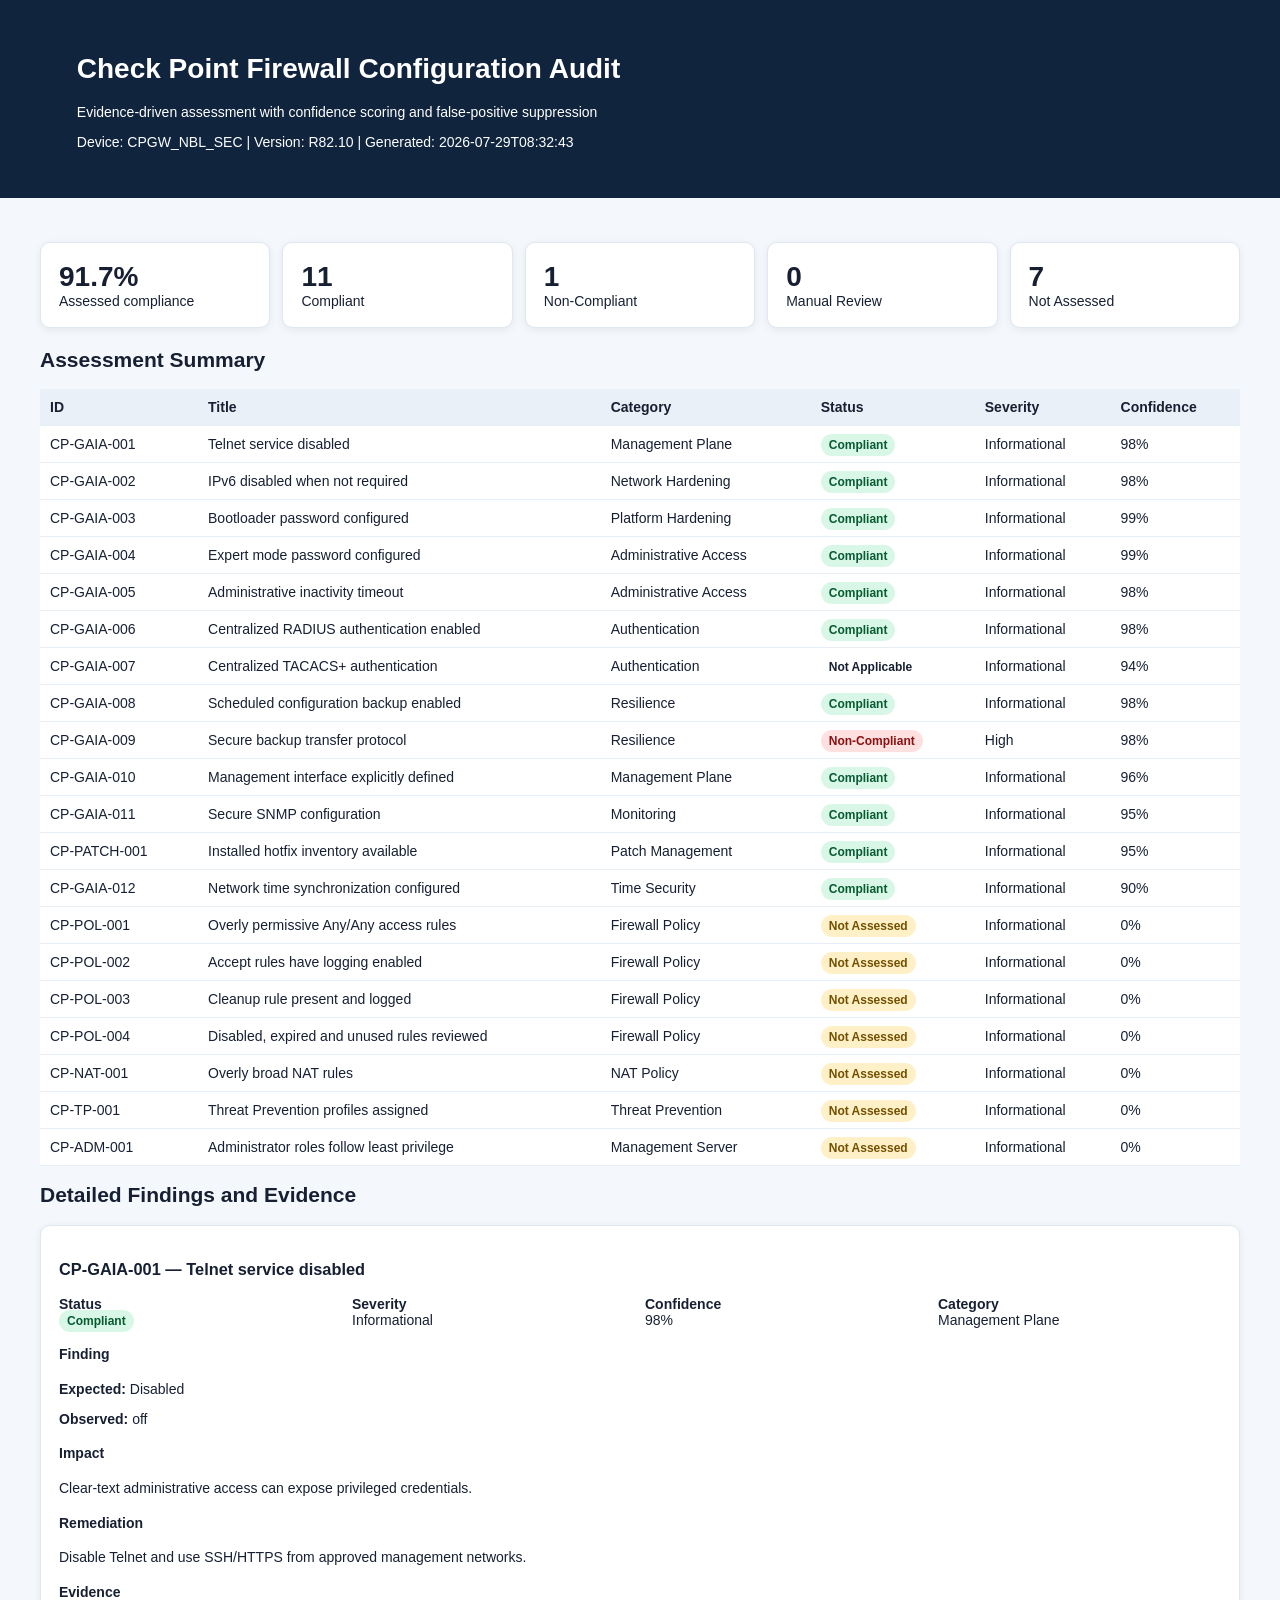
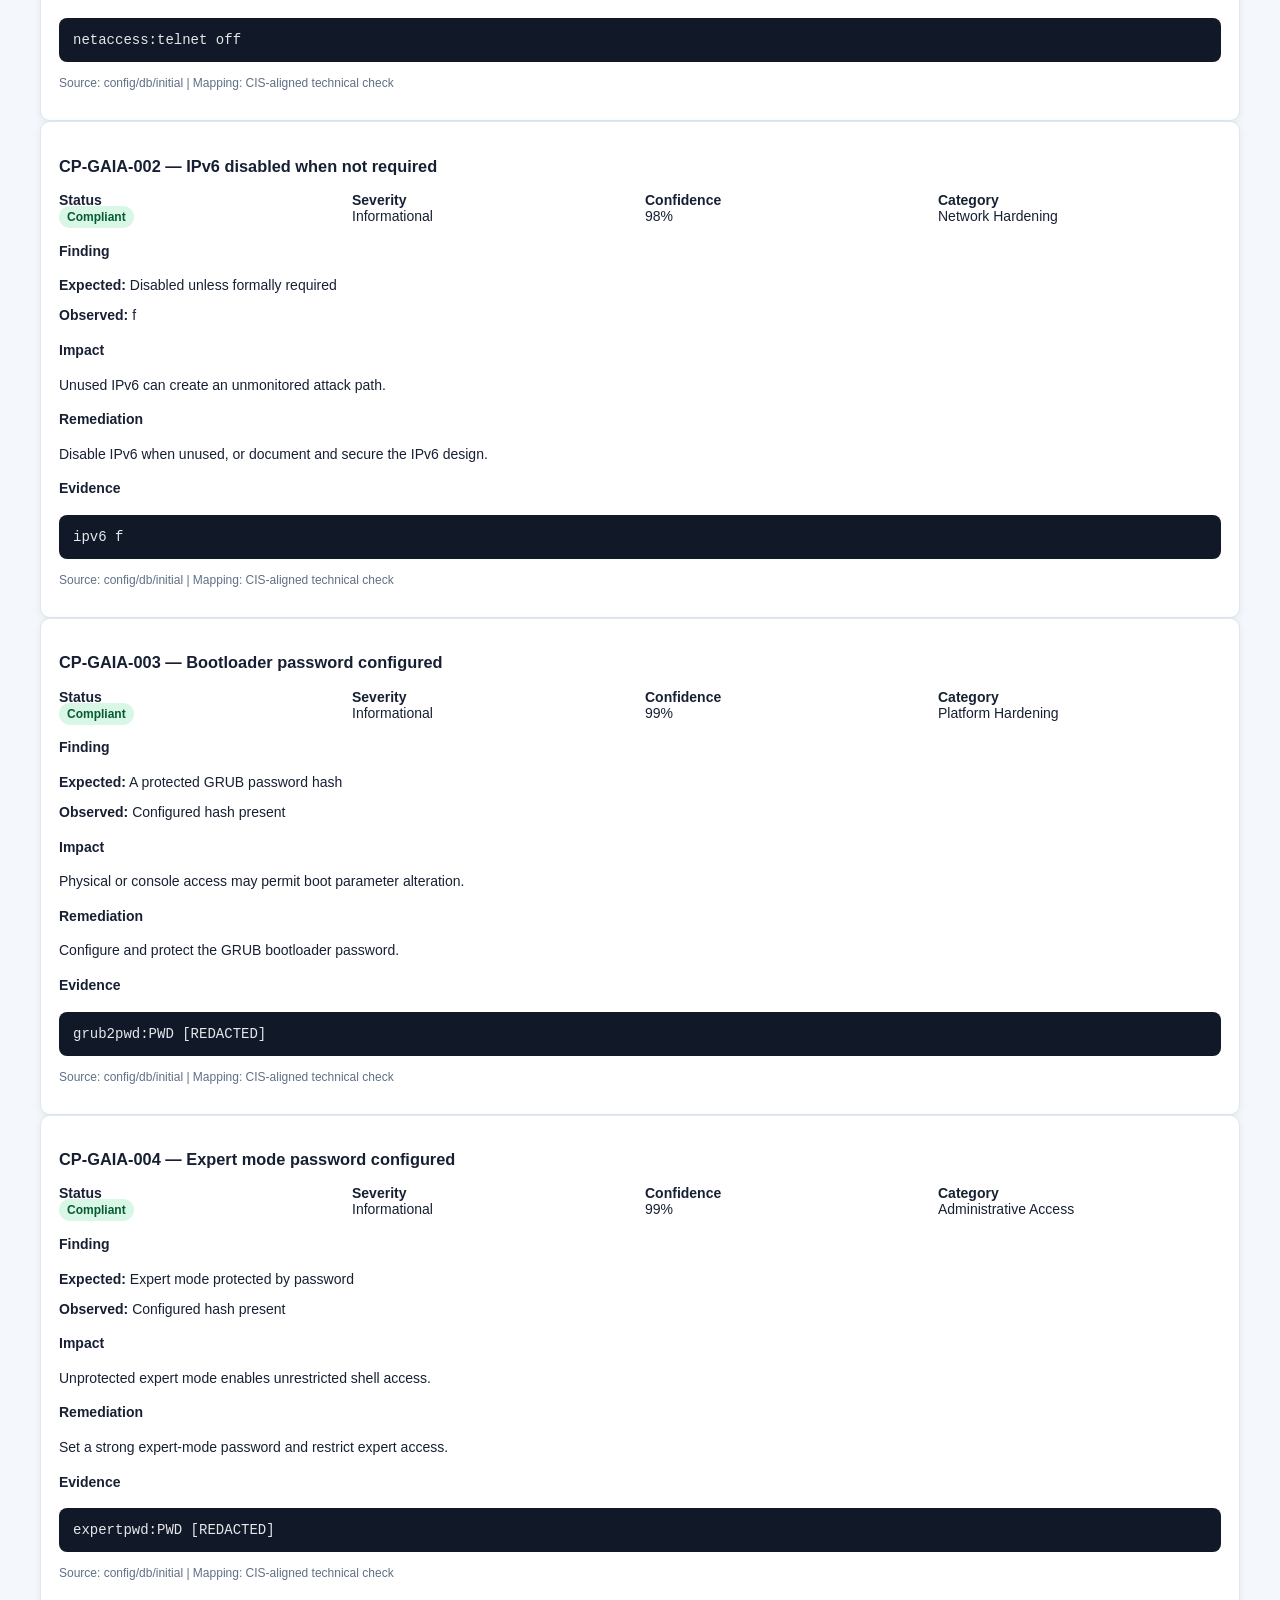
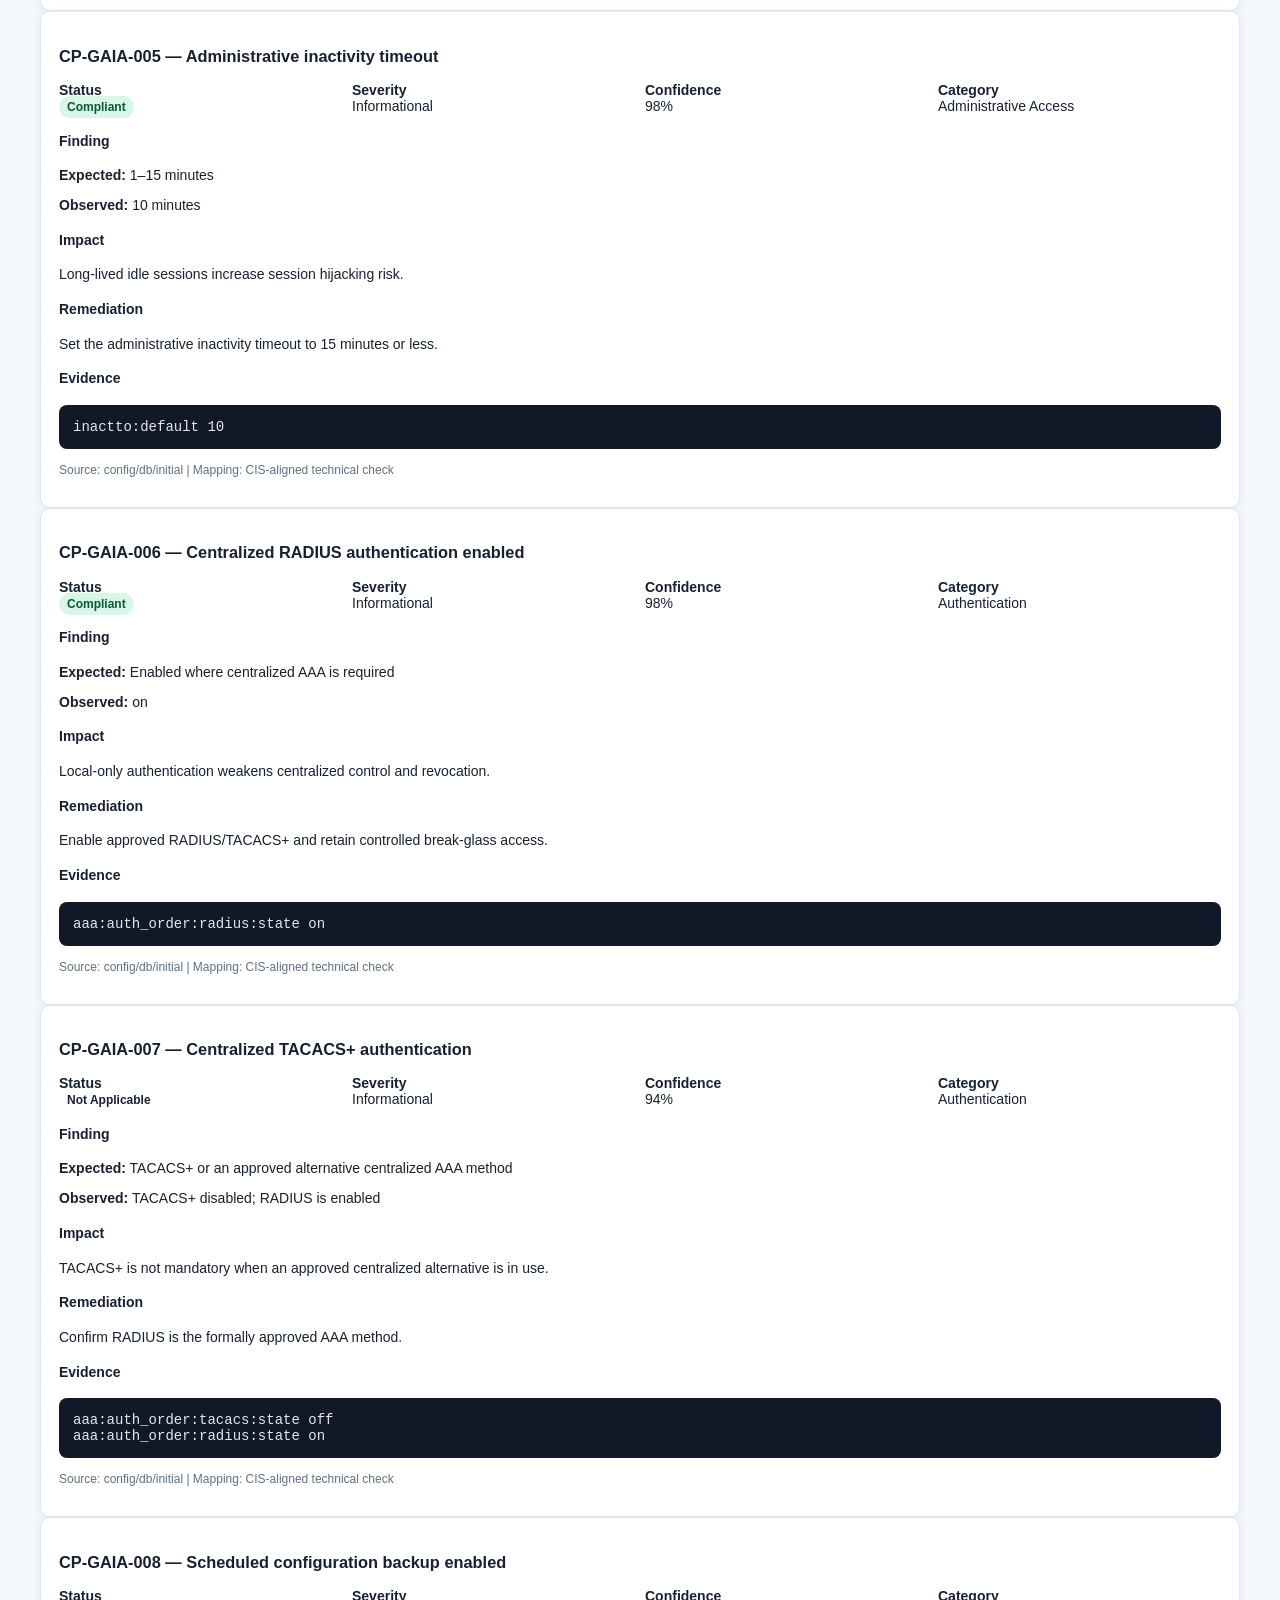
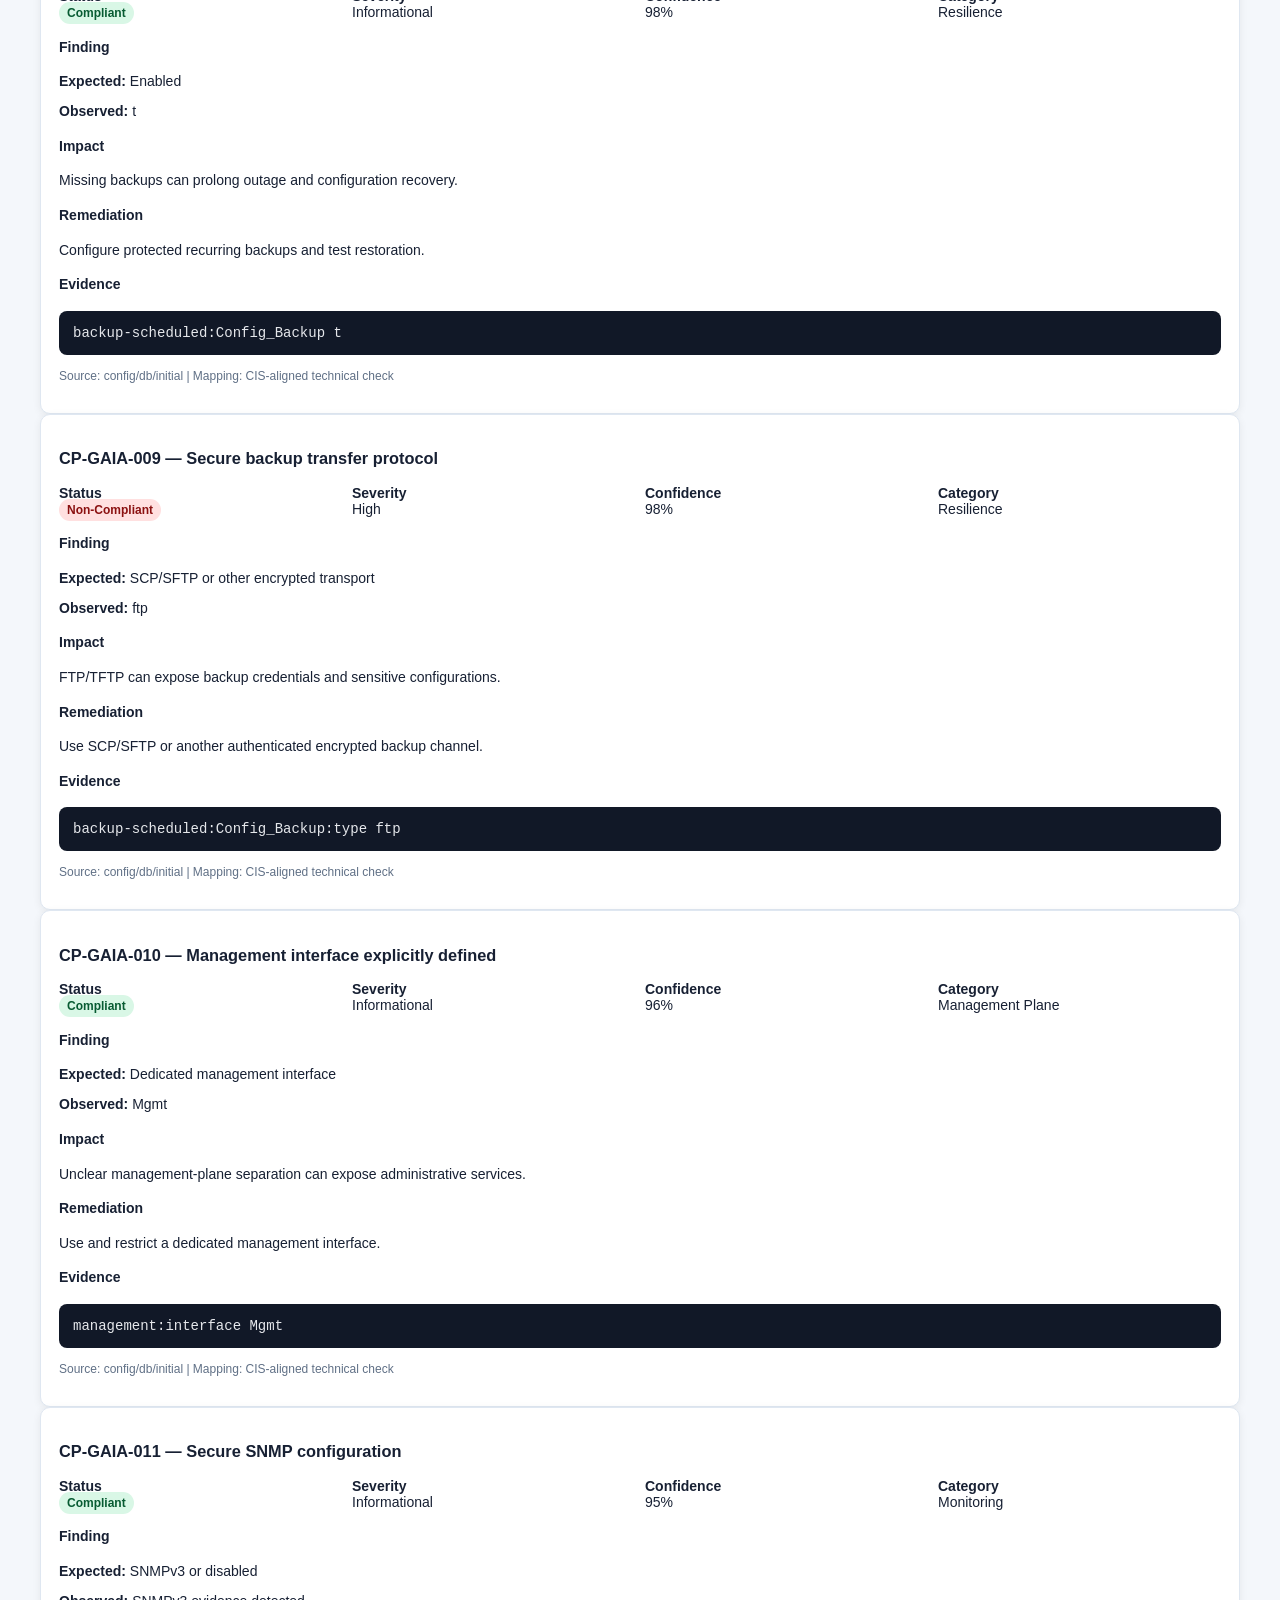
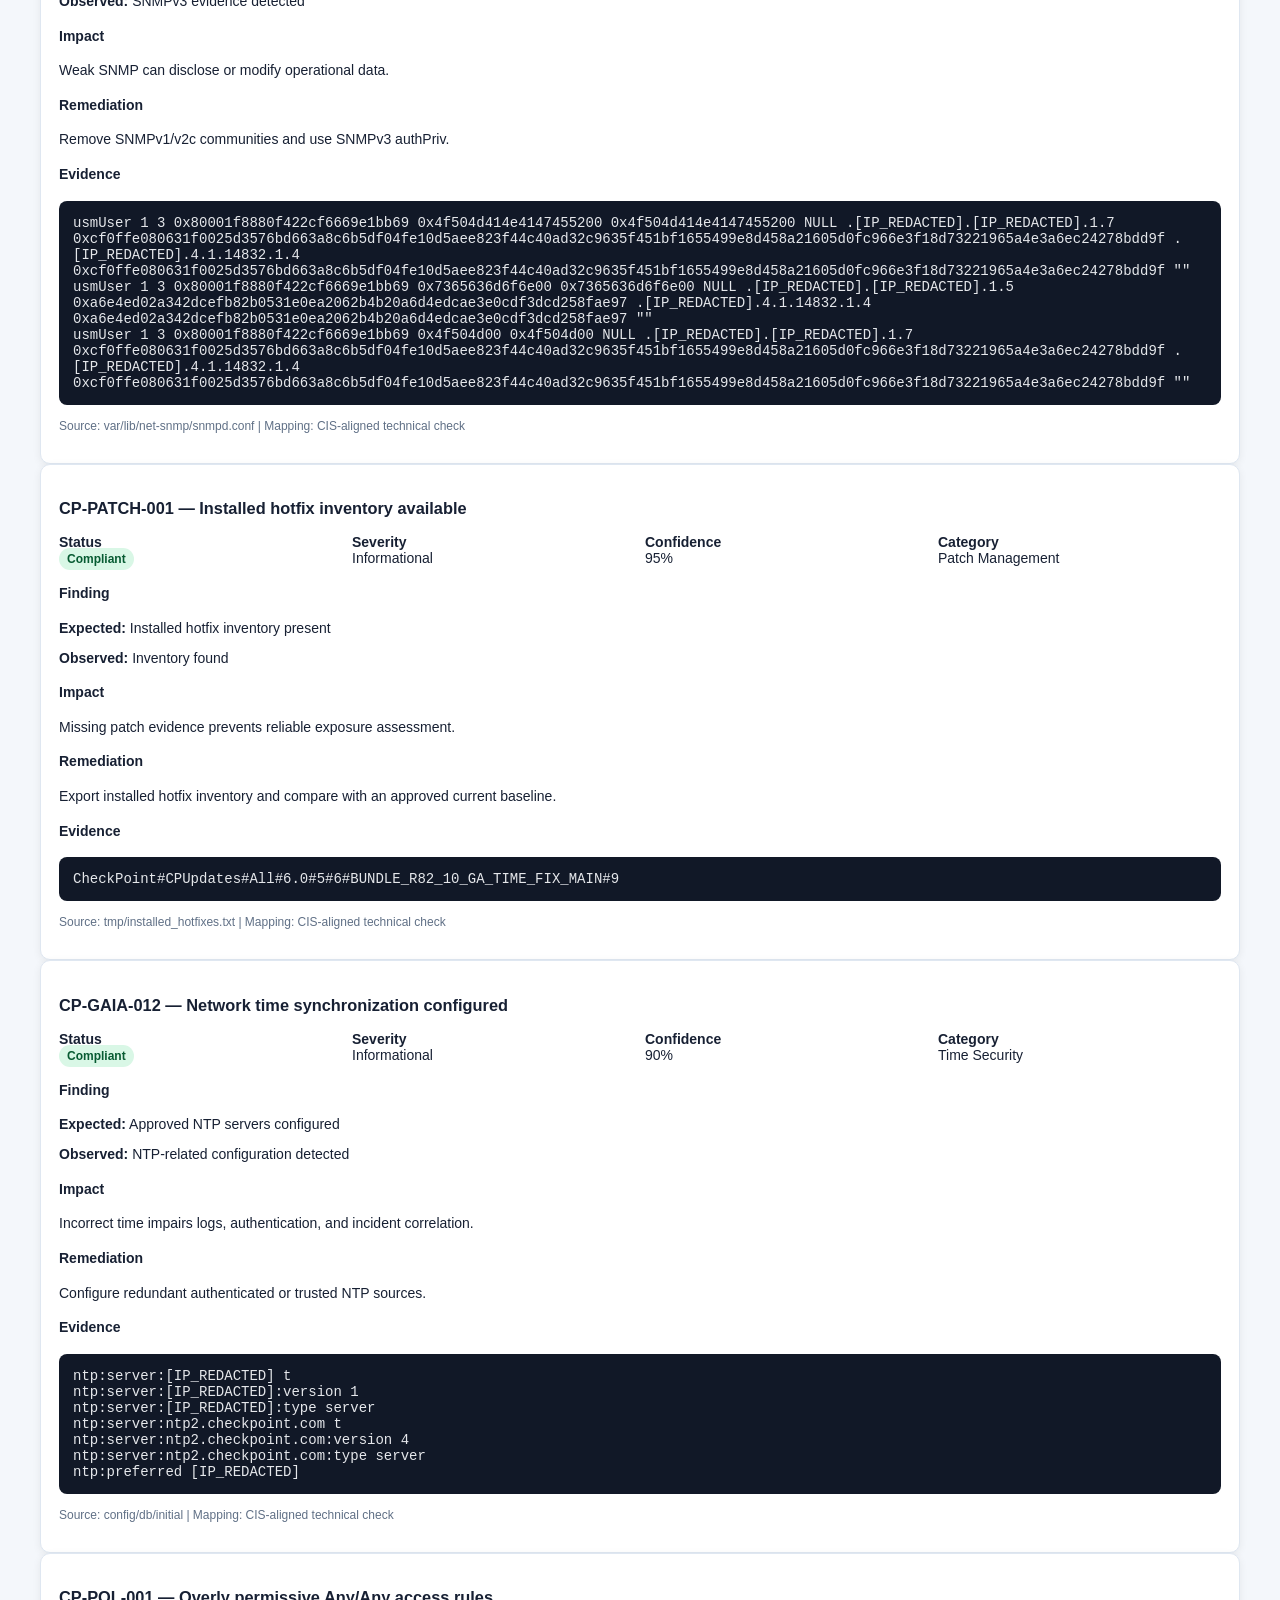
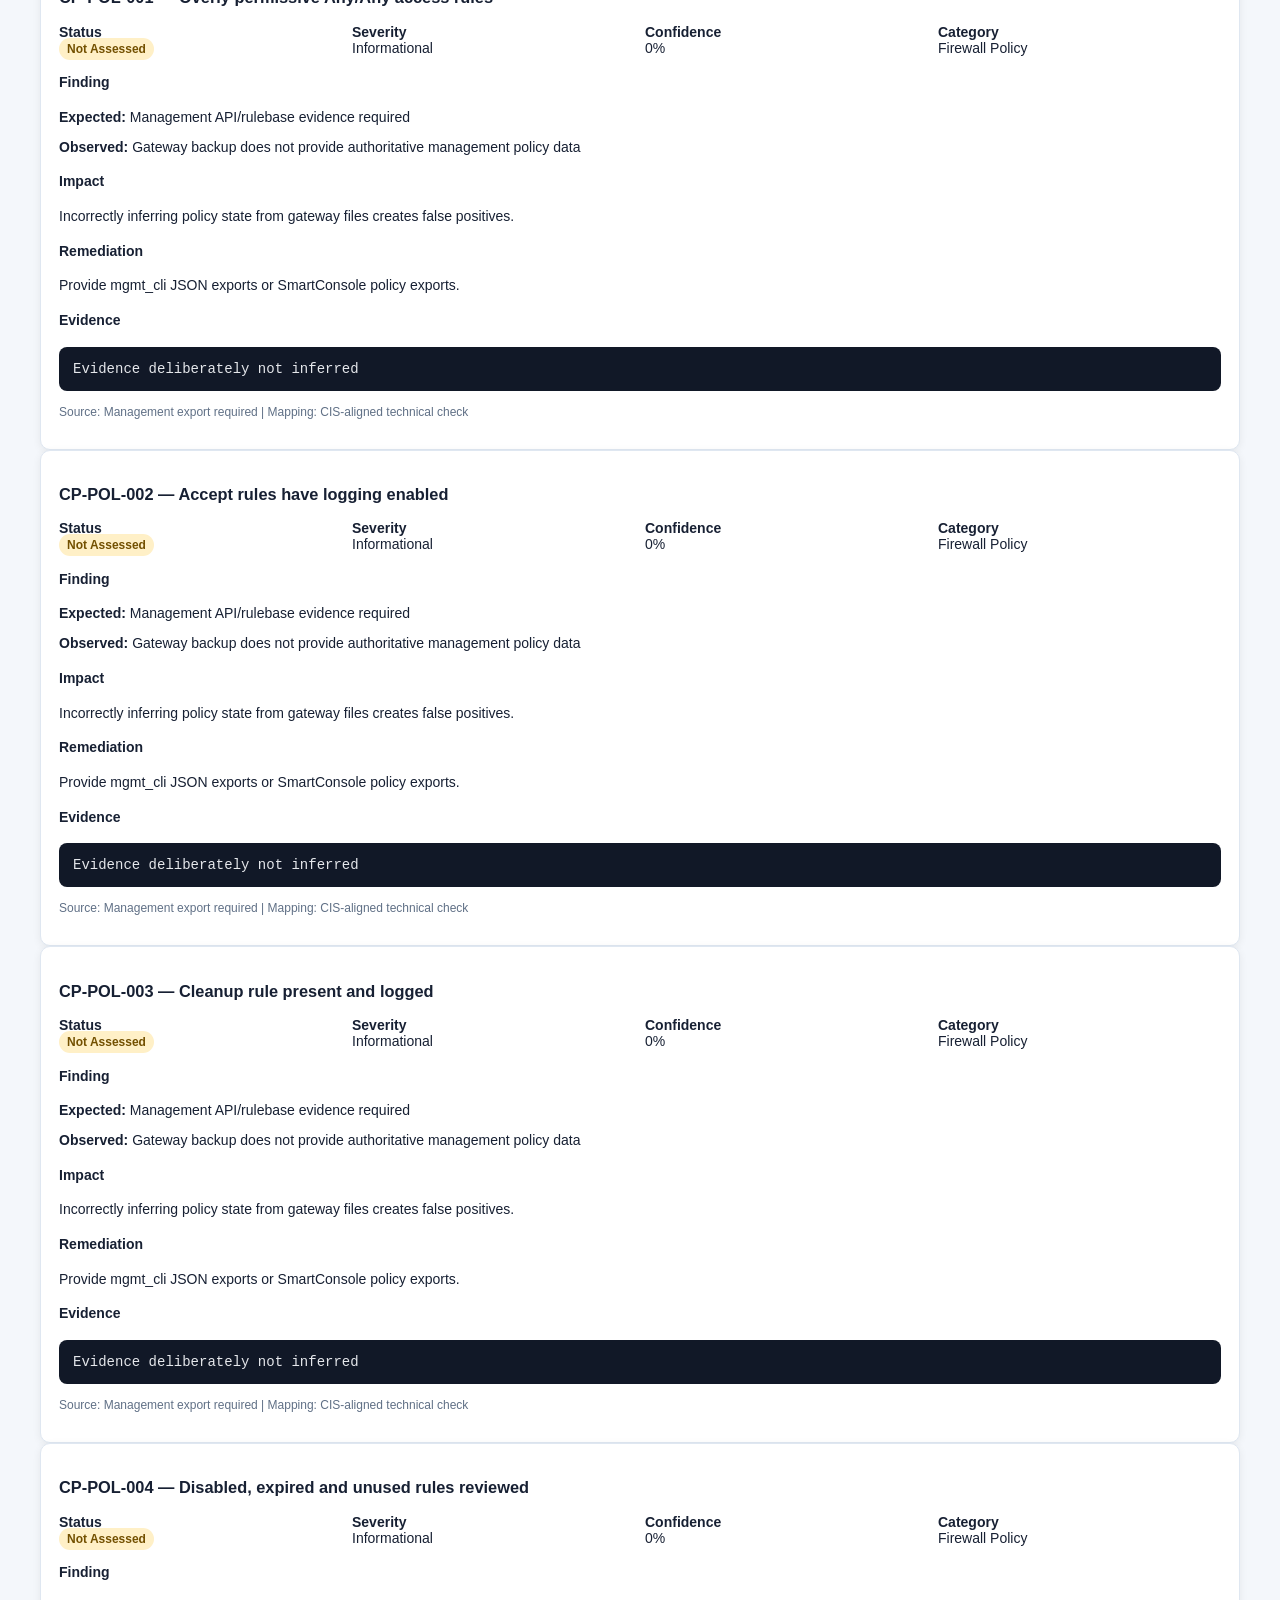
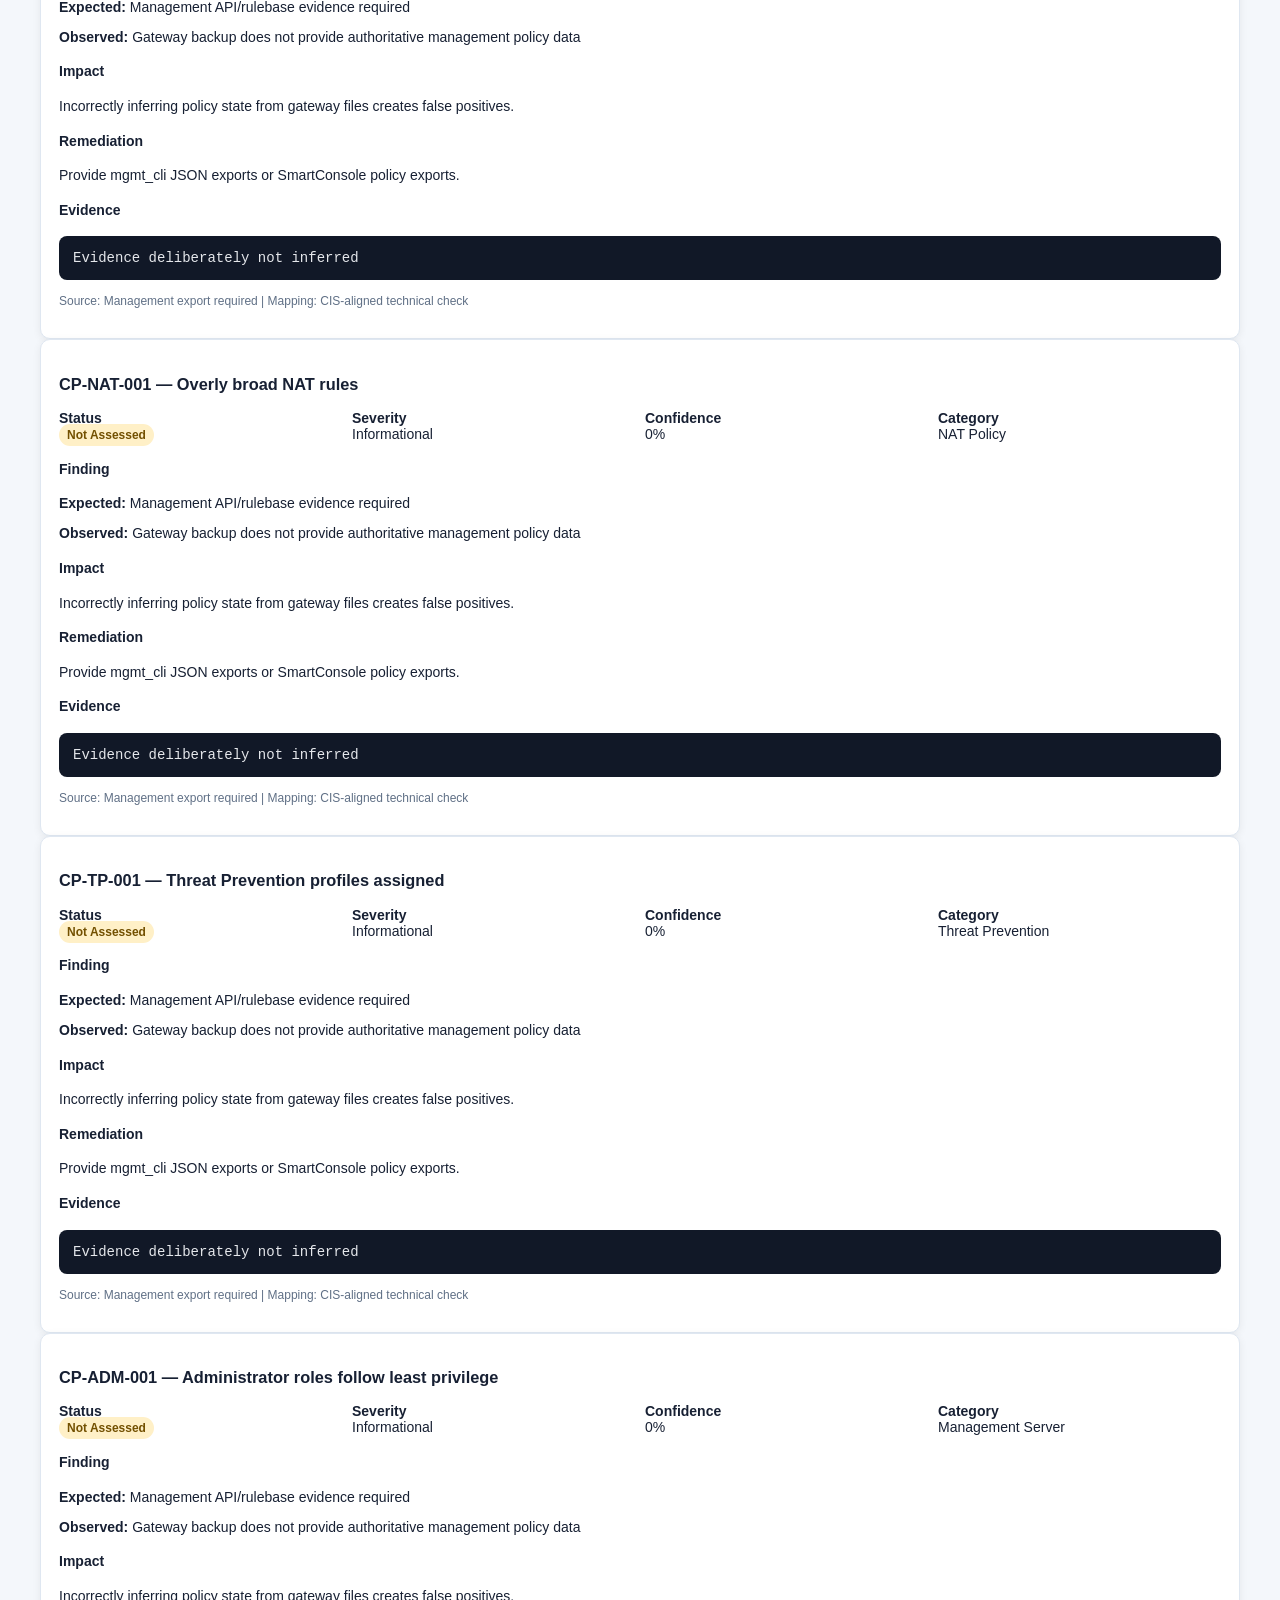
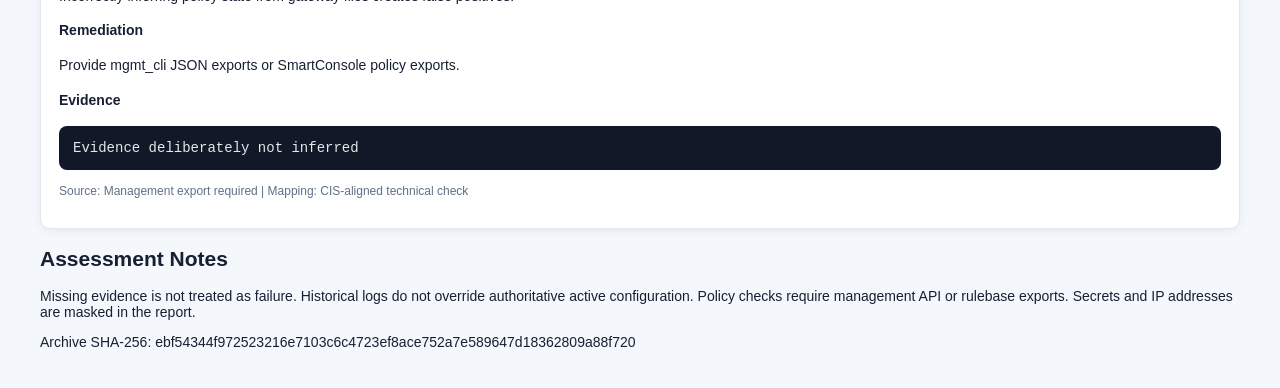
<file: sample-report.html>
<!doctype html><html><head><meta charset="utf-8"><title>Check Point Firewall Configuration Audit</title><style>
body{font:14px Arial,sans-serif;margin:0;background:#f4f7fb;color:#172033} header{background:#10243e;color:white;padding:34px 6%} main{max-width:1200px;margin:auto;padding:24px} .cards{display:grid;grid-template-columns:repeat(auto-fit,minmax(150px,1fr));gap:12px;margin:20px 0} .card,.finding{background:white;border:1px solid #dfe7f1;border-radius:10px;padding:18px;box-shadow:0 2px 8px #0001} .num{font-size:28px;font-weight:bold} table{width:100%;border-collapse:collapse;background:white} th,td{padding:10px;border-bottom:1px solid #e6edf5;text-align:left} th{background:#eaf0f7} .badge{padding:4px 8px;border-radius:12px;font-size:12px;font-weight:bold} .compliant{background:#d9f7e6;color:#075b32} .non-compliant{background:#ffe0e0;color:#8b1111} .not-assessed,.manual-review-required{background:#fff0c7;color:#735000} .grid{display:grid;grid-template-columns:repeat(4,1fr);gap:10px} pre{white-space:pre-wrap;background:#111827;color:#e5e7eb;padding:14px;border-radius:8px;overflow:auto} .source{font-size:12px;color:#607086} @media print{body{background:white} .finding{break-inside:avoid}} </style></head><body><header><h1>Check Point Firewall Configuration Audit</h1><p>Evidence-driven assessment with confidence scoring and false-positive suppression</p><p>Device: CPGW_NBL_SEC | Version: R82.10 | Generated: 2026-07-29T08:32:43</p></header><main><div class="cards"><div class="card"><div class="num">91.7%</div>Assessed compliance</div><div class="card"><div class="num">11</div>Compliant</div><div class="card"><div class="num">1</div>Non-Compliant</div><div class="card"><div class="num">0</div>Manual Review</div><div class="card"><div class="num">7</div>Not Assessed</div></div><h2>Assessment Summary</h2><table><thead><tr><th>ID</th><th>Title</th><th>Category</th><th>Status</th><th>Severity</th><th>Confidence</th></tr></thead><tbody><tr><td>CP-GAIA-001</td><td>Telnet service disabled</td><td>Management Plane</td><td><span class="badge compliant">Compliant</span></td><td>Informational</td><td>98%</td></tr><tr><td>CP-GAIA-002</td><td>IPv6 disabled when not required</td><td>Network Hardening</td><td><span class="badge compliant">Compliant</span></td><td>Informational</td><td>98%</td></tr><tr><td>CP-GAIA-003</td><td>Bootloader password configured</td><td>Platform Hardening</td><td><span class="badge compliant">Compliant</span></td><td>Informational</td><td>99%</td></tr><tr><td>CP-GAIA-004</td><td>Expert mode password configured</td><td>Administrative Access</td><td><span class="badge compliant">Compliant</span></td><td>Informational</td><td>99%</td></tr><tr><td>CP-GAIA-005</td><td>Administrative inactivity timeout</td><td>Administrative Access</td><td><span class="badge compliant">Compliant</span></td><td>Informational</td><td>98%</td></tr><tr><td>CP-GAIA-006</td><td>Centralized RADIUS authentication enabled</td><td>Authentication</td><td><span class="badge compliant">Compliant</span></td><td>Informational</td><td>98%</td></tr><tr><td>CP-GAIA-007</td><td>Centralized TACACS+ authentication</td><td>Authentication</td><td><span class="badge not-applicable">Not Applicable</span></td><td>Informational</td><td>94%</td></tr><tr><td>CP-GAIA-008</td><td>Scheduled configuration backup enabled</td><td>Resilience</td><td><span class="badge compliant">Compliant</span></td><td>Informational</td><td>98%</td></tr><tr><td>CP-GAIA-009</td><td>Secure backup transfer protocol</td><td>Resilience</td><td><span class="badge non-compliant">Non-Compliant</span></td><td>High</td><td>98%</td></tr><tr><td>CP-GAIA-010</td><td>Management interface explicitly defined</td><td>Management Plane</td><td><span class="badge compliant">Compliant</span></td><td>Informational</td><td>96%</td></tr><tr><td>CP-GAIA-011</td><td>Secure SNMP configuration</td><td>Monitoring</td><td><span class="badge compliant">Compliant</span></td><td>Informational</td><td>95%</td></tr><tr><td>CP-PATCH-001</td><td>Installed hotfix inventory available</td><td>Patch Management</td><td><span class="badge compliant">Compliant</span></td><td>Informational</td><td>95%</td></tr><tr><td>CP-GAIA-012</td><td>Network time synchronization configured</td><td>Time Security</td><td><span class="badge compliant">Compliant</span></td><td>Informational</td><td>90%</td></tr><tr><td>CP-POL-001</td><td>Overly permissive Any/Any access rules</td><td>Firewall Policy</td><td><span class="badge not-assessed">Not Assessed</span></td><td>Informational</td><td>0%</td></tr><tr><td>CP-POL-002</td><td>Accept rules have logging enabled</td><td>Firewall Policy</td><td><span class="badge not-assessed">Not Assessed</span></td><td>Informational</td><td>0%</td></tr><tr><td>CP-POL-003</td><td>Cleanup rule present and logged</td><td>Firewall Policy</td><td><span class="badge not-assessed">Not Assessed</span></td><td>Informational</td><td>0%</td></tr><tr><td>CP-POL-004</td><td>Disabled, expired and unused rules reviewed</td><td>Firewall Policy</td><td><span class="badge not-assessed">Not Assessed</span></td><td>Informational</td><td>0%</td></tr><tr><td>CP-NAT-001</td><td>Overly broad NAT rules</td><td>NAT Policy</td><td><span class="badge not-assessed">Not Assessed</span></td><td>Informational</td><td>0%</td></tr><tr><td>CP-TP-001</td><td>Threat Prevention profiles assigned</td><td>Threat Prevention</td><td><span class="badge not-assessed">Not Assessed</span></td><td>Informational</td><td>0%</td></tr><tr><td>CP-ADM-001</td><td>Administrator roles follow least privilege</td><td>Management Server</td><td><span class="badge not-assessed">Not Assessed</span></td><td>Informational</td><td>0%</td></tr></tbody></table><h2>Detailed Findings and Evidence</h2><section class="finding"><h3>CP-GAIA-001 — Telnet service disabled</h3><div class="grid"><div><b>Status</b><br><span class="badge compliant">Compliant</span></div><div><b>Severity</b><br>Informational</div><div><b>Confidence</b><br>98%</div><div><b>Category</b><br>Management Plane</div></div><h4>Finding</h4><p><b>Expected:</b> Disabled</p><p><b>Observed:</b> off</p><h4>Impact</h4><p>Clear-text administrative access can expose privileged credentials.</p><h4>Remediation</h4><p>Disable Telnet and use SSH/HTTPS from approved management networks.</p><h4>Evidence</h4><pre>netaccess:telnet off</pre><p class="source">Source: config/db/initial | Mapping: CIS-aligned technical check</p></section><section class="finding"><h3>CP-GAIA-002 — IPv6 disabled when not required</h3><div class="grid"><div><b>Status</b><br><span class="badge compliant">Compliant</span></div><div><b>Severity</b><br>Informational</div><div><b>Confidence</b><br>98%</div><div><b>Category</b><br>Network Hardening</div></div><h4>Finding</h4><p><b>Expected:</b> Disabled unless formally required</p><p><b>Observed:</b> f</p><h4>Impact</h4><p>Unused IPv6 can create an unmonitored attack path.</p><h4>Remediation</h4><p>Disable IPv6 when unused, or document and secure the IPv6 design.</p><h4>Evidence</h4><pre>ipv6 f</pre><p class="source">Source: config/db/initial | Mapping: CIS-aligned technical check</p></section><section class="finding"><h3>CP-GAIA-003 — Bootloader password configured</h3><div class="grid"><div><b>Status</b><br><span class="badge compliant">Compliant</span></div><div><b>Severity</b><br>Informational</div><div><b>Confidence</b><br>99%</div><div><b>Category</b><br>Platform Hardening</div></div><h4>Finding</h4><p><b>Expected:</b> A protected GRUB password hash</p><p><b>Observed:</b> Configured hash present</p><h4>Impact</h4><p>Physical or console access may permit boot parameter alteration.</p><h4>Remediation</h4><p>Configure and protect the GRUB bootloader password.</p><h4>Evidence</h4><pre>grub2pwd:PWD [REDACTED]</pre><p class="source">Source: config/db/initial | Mapping: CIS-aligned technical check</p></section><section class="finding"><h3>CP-GAIA-004 — Expert mode password configured</h3><div class="grid"><div><b>Status</b><br><span class="badge compliant">Compliant</span></div><div><b>Severity</b><br>Informational</div><div><b>Confidence</b><br>99%</div><div><b>Category</b><br>Administrative Access</div></div><h4>Finding</h4><p><b>Expected:</b> Expert mode protected by password</p><p><b>Observed:</b> Configured hash present</p><h4>Impact</h4><p>Unprotected expert mode enables unrestricted shell access.</p><h4>Remediation</h4><p>Set a strong expert-mode password and restrict expert access.</p><h4>Evidence</h4><pre>expertpwd:PWD [REDACTED]</pre><p class="source">Source: config/db/initial | Mapping: CIS-aligned technical check</p></section><section class="finding"><h3>CP-GAIA-005 — Administrative inactivity timeout</h3><div class="grid"><div><b>Status</b><br><span class="badge compliant">Compliant</span></div><div><b>Severity</b><br>Informational</div><div><b>Confidence</b><br>98%</div><div><b>Category</b><br>Administrative Access</div></div><h4>Finding</h4><p><b>Expected:</b> 1–15 minutes</p><p><b>Observed:</b> 10 minutes</p><h4>Impact</h4><p>Long-lived idle sessions increase session hijacking risk.</p><h4>Remediation</h4><p>Set the administrative inactivity timeout to 15 minutes or less.</p><h4>Evidence</h4><pre>inactto:default 10</pre><p class="source">Source: config/db/initial | Mapping: CIS-aligned technical check</p></section><section class="finding"><h3>CP-GAIA-006 — Centralized RADIUS authentication enabled</h3><div class="grid"><div><b>Status</b><br><span class="badge compliant">Compliant</span></div><div><b>Severity</b><br>Informational</div><div><b>Confidence</b><br>98%</div><div><b>Category</b><br>Authentication</div></div><h4>Finding</h4><p><b>Expected:</b> Enabled where centralized AAA is required</p><p><b>Observed:</b> on</p><h4>Impact</h4><p>Local-only authentication weakens centralized control and revocation.</p><h4>Remediation</h4><p>Enable approved RADIUS/TACACS+ and retain controlled break-glass access.</p><h4>Evidence</h4><pre>aaa:auth_order:radius:state on</pre><p class="source">Source: config/db/initial | Mapping: CIS-aligned technical check</p></section><section class="finding"><h3>CP-GAIA-007 — Centralized TACACS+ authentication</h3><div class="grid"><div><b>Status</b><br><span class="badge not-applicable">Not Applicable</span></div><div><b>Severity</b><br>Informational</div><div><b>Confidence</b><br>94%</div><div><b>Category</b><br>Authentication</div></div><h4>Finding</h4><p><b>Expected:</b> TACACS+ or an approved alternative centralized AAA method</p><p><b>Observed:</b> TACACS+ disabled; RADIUS is enabled</p><h4>Impact</h4><p>TACACS+ is not mandatory when an approved centralized alternative is in use.</p><h4>Remediation</h4><p>Confirm RADIUS is the formally approved AAA method.</p><h4>Evidence</h4><pre>aaa:auth_order:tacacs:state off
aaa:auth_order:radius:state on</pre><p class="source">Source: config/db/initial | Mapping: CIS-aligned technical check</p></section><section class="finding"><h3>CP-GAIA-008 — Scheduled configuration backup enabled</h3><div class="grid"><div><b>Status</b><br><span class="badge compliant">Compliant</span></div><div><b>Severity</b><br>Informational</div><div><b>Confidence</b><br>98%</div><div><b>Category</b><br>Resilience</div></div><h4>Finding</h4><p><b>Expected:</b> Enabled</p><p><b>Observed:</b> t</p><h4>Impact</h4><p>Missing backups can prolong outage and configuration recovery.</p><h4>Remediation</h4><p>Configure protected recurring backups and test restoration.</p><h4>Evidence</h4><pre>backup-scheduled:Config_Backup t</pre><p class="source">Source: config/db/initial | Mapping: CIS-aligned technical check</p></section><section class="finding"><h3>CP-GAIA-009 — Secure backup transfer protocol</h3><div class="grid"><div><b>Status</b><br><span class="badge non-compliant">Non-Compliant</span></div><div><b>Severity</b><br>High</div><div><b>Confidence</b><br>98%</div><div><b>Category</b><br>Resilience</div></div><h4>Finding</h4><p><b>Expected:</b> SCP/SFTP or other encrypted transport</p><p><b>Observed:</b> ftp</p><h4>Impact</h4><p>FTP/TFTP can expose backup credentials and sensitive configurations.</p><h4>Remediation</h4><p>Use SCP/SFTP or another authenticated encrypted backup channel.</p><h4>Evidence</h4><pre>backup-scheduled:Config_Backup:type ftp</pre><p class="source">Source: config/db/initial | Mapping: CIS-aligned technical check</p></section><section class="finding"><h3>CP-GAIA-010 — Management interface explicitly defined</h3><div class="grid"><div><b>Status</b><br><span class="badge compliant">Compliant</span></div><div><b>Severity</b><br>Informational</div><div><b>Confidence</b><br>96%</div><div><b>Category</b><br>Management Plane</div></div><h4>Finding</h4><p><b>Expected:</b> Dedicated management interface</p><p><b>Observed:</b> Mgmt</p><h4>Impact</h4><p>Unclear management-plane separation can expose administrative services.</p><h4>Remediation</h4><p>Use and restrict a dedicated management interface.</p><h4>Evidence</h4><pre>management:interface Mgmt</pre><p class="source">Source: config/db/initial | Mapping: CIS-aligned technical check</p></section><section class="finding"><h3>CP-GAIA-011 — Secure SNMP configuration</h3><div class="grid"><div><b>Status</b><br><span class="badge compliant">Compliant</span></div><div><b>Severity</b><br>Informational</div><div><b>Confidence</b><br>95%</div><div><b>Category</b><br>Monitoring</div></div><h4>Finding</h4><p><b>Expected:</b> SNMPv3 or disabled</p><p><b>Observed:</b> SNMPv3 evidence detected</p><h4>Impact</h4><p>Weak SNMP can disclose or modify operational data.</p><h4>Remediation</h4><p>Remove SNMPv1/v2c communities and use SNMPv3 authPriv.</p><h4>Evidence</h4><pre>usmUser 1 3 0x80001f8880f422cf6669e1bb69 0x4f504d414e4147455200 0x4f504d414e4147455200 NULL .[IP_REDACTED].[IP_REDACTED].1.7 0xcf0ffe080631f0025d3576bd663a8c6b5df04fe10d5aee823f44c40ad32c9635f451bf1655499e8d458a21605d0fc966e3f18d73221965a4e3a6ec24278bdd9f .[IP_REDACTED].4.1.14832.1.4 0xcf0ffe080631f0025d3576bd663a8c6b5df04fe10d5aee823f44c40ad32c9635f451bf1655499e8d458a21605d0fc966e3f18d73221965a4e3a6ec24278bdd9f &quot;&quot;
usmUser 1 3 0x80001f8880f422cf6669e1bb69 0x7365636d6f6e00 0x7365636d6f6e00 NULL .[IP_REDACTED].[IP_REDACTED].1.5 0xa6e4ed02a342dcefb82b0531e0ea2062b4b20a6d4edcae3e0cdf3dcd258fae97 .[IP_REDACTED].4.1.14832.1.4 0xa6e4ed02a342dcefb82b0531e0ea2062b4b20a6d4edcae3e0cdf3dcd258fae97 &quot;&quot;
usmUser 1 3 0x80001f8880f422cf6669e1bb69 0x4f504d00 0x4f504d00 NULL .[IP_REDACTED].[IP_REDACTED].1.7 0xcf0ffe080631f0025d3576bd663a8c6b5df04fe10d5aee823f44c40ad32c9635f451bf1655499e8d458a21605d0fc966e3f18d73221965a4e3a6ec24278bdd9f .[IP_REDACTED].4.1.14832.1.4 0xcf0ffe080631f0025d3576bd663a8c6b5df04fe10d5aee823f44c40ad32c9635f451bf1655499e8d458a21605d0fc966e3f18d73221965a4e3a6ec24278bdd9f &quot;&quot;</pre><p class="source">Source: var/lib/net-snmp/snmpd.conf | Mapping: CIS-aligned technical check</p></section><section class="finding"><h3>CP-PATCH-001 — Installed hotfix inventory available</h3><div class="grid"><div><b>Status</b><br><span class="badge compliant">Compliant</span></div><div><b>Severity</b><br>Informational</div><div><b>Confidence</b><br>95%</div><div><b>Category</b><br>Patch Management</div></div><h4>Finding</h4><p><b>Expected:</b> Installed hotfix inventory present</p><p><b>Observed:</b> Inventory found</p><h4>Impact</h4><p>Missing patch evidence prevents reliable exposure assessment.</p><h4>Remediation</h4><p>Export installed hotfix inventory and compare with an approved current baseline.</p><h4>Evidence</h4><pre>CheckPoint#CPUpdates#All#6.0#5#6#BUNDLE_R82_10_GA_TIME_FIX_MAIN#9</pre><p class="source">Source: tmp/installed_hotfixes.txt | Mapping: CIS-aligned technical check</p></section><section class="finding"><h3>CP-GAIA-012 — Network time synchronization configured</h3><div class="grid"><div><b>Status</b><br><span class="badge compliant">Compliant</span></div><div><b>Severity</b><br>Informational</div><div><b>Confidence</b><br>90%</div><div><b>Category</b><br>Time Security</div></div><h4>Finding</h4><p><b>Expected:</b> Approved NTP servers configured</p><p><b>Observed:</b> NTP-related configuration detected</p><h4>Impact</h4><p>Incorrect time impairs logs, authentication, and incident correlation.</p><h4>Remediation</h4><p>Configure redundant authenticated or trusted NTP sources.</p><h4>Evidence</h4><pre>ntp:server:[IP_REDACTED] t
ntp:server:[IP_REDACTED]:version 1
ntp:server:[IP_REDACTED]:type server
ntp:server:ntp2.checkpoint.com t
ntp:server:ntp2.checkpoint.com:version 4
ntp:server:ntp2.checkpoint.com:type server
ntp:preferred [IP_REDACTED]</pre><p class="source">Source: config/db/initial | Mapping: CIS-aligned technical check</p></section><section class="finding"><h3>CP-POL-001 — Overly permissive Any/Any access rules</h3><div class="grid"><div><b>Status</b><br><span class="badge not-assessed">Not Assessed</span></div><div><b>Severity</b><br>Informational</div><div><b>Confidence</b><br>0%</div><div><b>Category</b><br>Firewall Policy</div></div><h4>Finding</h4><p><b>Expected:</b> Management API/rulebase evidence required</p><p><b>Observed:</b> Gateway backup does not provide authoritative management policy data</p><h4>Impact</h4><p>Incorrectly inferring policy state from gateway files creates false positives.</p><h4>Remediation</h4><p>Provide mgmt_cli JSON exports or SmartConsole policy exports.</p><h4>Evidence</h4><pre>Evidence deliberately not inferred</pre><p class="source">Source: Management export required | Mapping: CIS-aligned technical check</p></section><section class="finding"><h3>CP-POL-002 — Accept rules have logging enabled</h3><div class="grid"><div><b>Status</b><br><span class="badge not-assessed">Not Assessed</span></div><div><b>Severity</b><br>Informational</div><div><b>Confidence</b><br>0%</div><div><b>Category</b><br>Firewall Policy</div></div><h4>Finding</h4><p><b>Expected:</b> Management API/rulebase evidence required</p><p><b>Observed:</b> Gateway backup does not provide authoritative management policy data</p><h4>Impact</h4><p>Incorrectly inferring policy state from gateway files creates false positives.</p><h4>Remediation</h4><p>Provide mgmt_cli JSON exports or SmartConsole policy exports.</p><h4>Evidence</h4><pre>Evidence deliberately not inferred</pre><p class="source">Source: Management export required | Mapping: CIS-aligned technical check</p></section><section class="finding"><h3>CP-POL-003 — Cleanup rule present and logged</h3><div class="grid"><div><b>Status</b><br><span class="badge not-assessed">Not Assessed</span></div><div><b>Severity</b><br>Informational</div><div><b>Confidence</b><br>0%</div><div><b>Category</b><br>Firewall Policy</div></div><h4>Finding</h4><p><b>Expected:</b> Management API/rulebase evidence required</p><p><b>Observed:</b> Gateway backup does not provide authoritative management policy data</p><h4>Impact</h4><p>Incorrectly inferring policy state from gateway files creates false positives.</p><h4>Remediation</h4><p>Provide mgmt_cli JSON exports or SmartConsole policy exports.</p><h4>Evidence</h4><pre>Evidence deliberately not inferred</pre><p class="source">Source: Management export required | Mapping: CIS-aligned technical check</p></section><section class="finding"><h3>CP-POL-004 — Disabled, expired and unused rules reviewed</h3><div class="grid"><div><b>Status</b><br><span class="badge not-assessed">Not Assessed</span></div><div><b>Severity</b><br>Informational</div><div><b>Confidence</b><br>0%</div><div><b>Category</b><br>Firewall Policy</div></div><h4>Finding</h4><p><b>Expected:</b> Management API/rulebase evidence required</p><p><b>Observed:</b> Gateway backup does not provide authoritative management policy data</p><h4>Impact</h4><p>Incorrectly inferring policy state from gateway files creates false positives.</p><h4>Remediation</h4><p>Provide mgmt_cli JSON exports or SmartConsole policy exports.</p><h4>Evidence</h4><pre>Evidence deliberately not inferred</pre><p class="source">Source: Management export required | Mapping: CIS-aligned technical check</p></section><section class="finding"><h3>CP-NAT-001 — Overly broad NAT rules</h3><div class="grid"><div><b>Status</b><br><span class="badge not-assessed">Not Assessed</span></div><div><b>Severity</b><br>Informational</div><div><b>Confidence</b><br>0%</div><div><b>Category</b><br>NAT Policy</div></div><h4>Finding</h4><p><b>Expected:</b> Management API/rulebase evidence required</p><p><b>Observed:</b> Gateway backup does not provide authoritative management policy data</p><h4>Impact</h4><p>Incorrectly inferring policy state from gateway files creates false positives.</p><h4>Remediation</h4><p>Provide mgmt_cli JSON exports or SmartConsole policy exports.</p><h4>Evidence</h4><pre>Evidence deliberately not inferred</pre><p class="source">Source: Management export required | Mapping: CIS-aligned technical check</p></section><section class="finding"><h3>CP-TP-001 — Threat Prevention profiles assigned</h3><div class="grid"><div><b>Status</b><br><span class="badge not-assessed">Not Assessed</span></div><div><b>Severity</b><br>Informational</div><div><b>Confidence</b><br>0%</div><div><b>Category</b><br>Threat Prevention</div></div><h4>Finding</h4><p><b>Expected:</b> Management API/rulebase evidence required</p><p><b>Observed:</b> Gateway backup does not provide authoritative management policy data</p><h4>Impact</h4><p>Incorrectly inferring policy state from gateway files creates false positives.</p><h4>Remediation</h4><p>Provide mgmt_cli JSON exports or SmartConsole policy exports.</p><h4>Evidence</h4><pre>Evidence deliberately not inferred</pre><p class="source">Source: Management export required | Mapping: CIS-aligned technical check</p></section><section class="finding"><h3>CP-ADM-001 — Administrator roles follow least privilege</h3><div class="grid"><div><b>Status</b><br><span class="badge not-assessed">Not Assessed</span></div><div><b>Severity</b><br>Informational</div><div><b>Confidence</b><br>0%</div><div><b>Category</b><br>Management Server</div></div><h4>Finding</h4><p><b>Expected:</b> Management API/rulebase evidence required</p><p><b>Observed:</b> Gateway backup does not provide authoritative management policy data</p><h4>Impact</h4><p>Incorrectly inferring policy state from gateway files creates false positives.</p><h4>Remediation</h4><p>Provide mgmt_cli JSON exports or SmartConsole policy exports.</p><h4>Evidence</h4><pre>Evidence deliberately not inferred</pre><p class="source">Source: Management export required | Mapping: CIS-aligned technical check</p></section><h2>Assessment Notes</h2><p>Missing evidence is not treated as failure. Historical logs do not override authoritative active configuration. Policy checks require management API or rulebase exports. Secrets and IP addresses are masked in the report.</p><p>Archive SHA-256: ebf54344f972523216e7103c6c4723ef8ace752a7e589647d18362809a88f720</p></main></body></html>
</file>
